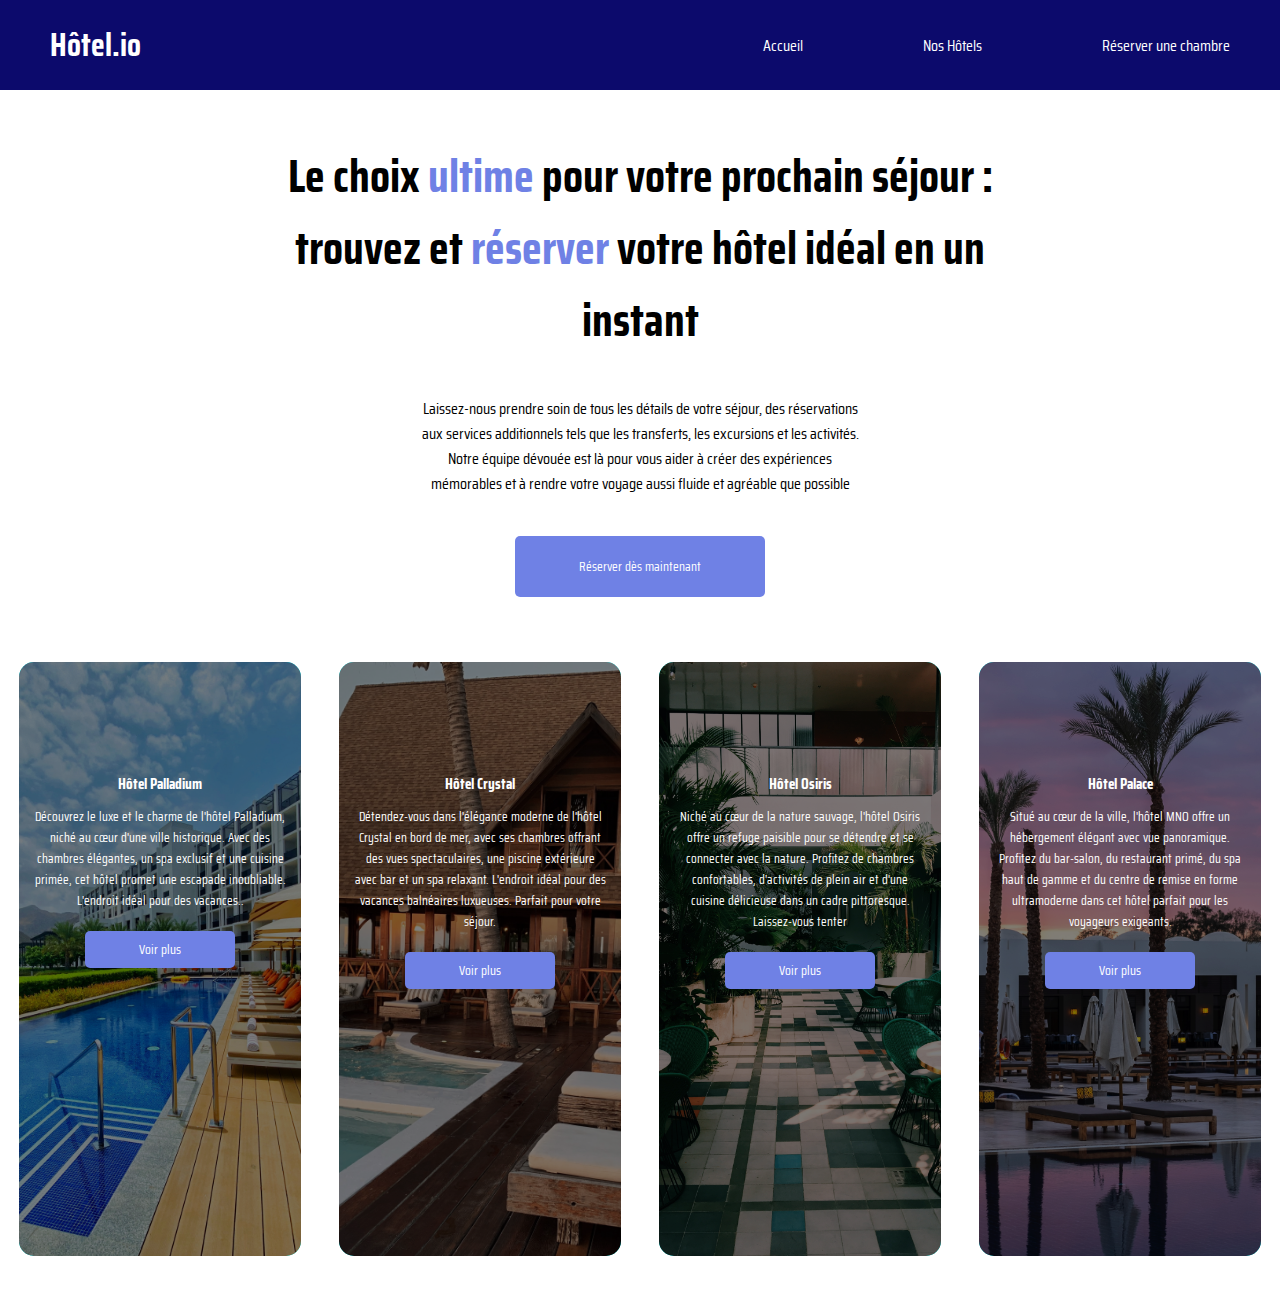
<file: hotel/index.html>
<!DOCTYPE html>
<html lang="fr">
<head>
    <meta charset="UTF-8">
    <meta name="viewport" content="width=device-width, initial-scale=1.0">
    <title>Hôtel.io / Accueil</title>
    <link rel="stylesheet" href="style.css">
</head>
<body>
    <header>
        <h1>Hôtel.io</h1>
        <nav>
            <ul>
                <li><a href="index.html">Accueil</a></li>
                <li><a href="../html/hotels.html">Nos Hôtels</a></li>
                <li><a href="../html/reservation.html">Réserver une chambre</a></li>
            </ul>
        </nav>
    </header>
    <main>
        <article>
            <section>
                <h2>Le choix <span>ultime</span> pour votre prochain séjour : trouvez et <span>réserver</span> votre hôtel idéal en un instant</h2>
                <p>Laissez-nous prendre soin de tous les détails de votre séjour, des réservations aux services additionnels tels que les transferts, les excursions et les activités. Notre équipe dévouée est là pour vous aider à créer des expériences mémorables et à rendre votre voyage aussi fluide et agréable que possible</p>
                <button class="btn-reservation"><a href="html/reservation.html">Réserver dès maintenant</a></button>
            </section>


            <section>
                <ul>
                    <li>
                        <div class="card">
                            <img class="image-cover" src="images/palladium.jpg" alt="">
                            <div class="card-text-hover-effect">
                                <h3>Hôtel Palladium</h3>
                                <p>Découvrez le luxe et le charme de l'hôtel Palladium, niché au cœur d'une ville historique. Avec des chambres élégantes, un spa exclusif et une cuisine primée, cet hôtel promet une escapade inoubliable. L'endroit idéal pour des vacances..</p>
                                <button class="btn"><a href="html/hotels.html">Voir plus</a></button>
                            </div>
                        </div>
                    </li>
                    <li>
                        <div class="card">
                            <img class="image-cover" src="images/crystal.jpg" alt="">
                            <div class="card-text-hover-effect">
                                <h3>Hôtel Crystal</h3>
                                <p>Détendez-vous dans l'élégance moderne de l'hôtel Crystal en bord de mer, avec ses chambres offrant des vues spectaculaires, une piscine extérieure avec bar et un spa relaxant. L'endroit idéal pour des vacances balnéaires luxueuses. Parfait pour votre séjour.</p>
                                <button class="btn"><a href="html/hotels.html">Voir plus</a></button>
                            </div>
                        </div>
                    </li>
                    <li>
                        <div class="card">
                            <img class="image-cover" src="images/osiris.jpg" alt="">
                            <div class="card-text-hover-effect">
                                <h3>Hôtel Osiris</h3>
                                <p>Niché au cœur de la nature sauvage, l'hôtel Osiris offre un refuge paisible pour se détendre et se connecter avec la nature. Profitez de chambres confortables, d'activités de plein air et d'une cuisine délicieuse dans un cadre pittoresque. Laissez-vous tenter</p>
                                <button class="btn"><a href="html/hotels.html">Voir plus</a></button>
                            </div>
                        </div>
                    </li>
                    <li>
                        <div class="card">
                            <img class="image-cover" src="images/palace.jpg" alt="">
                            <div class="card-text-hover-effect">
                                <h3>Hôtel Palace</h3>
                                <p>Situé au cœur de la ville, l'hôtel MNO offre un hébergement élégant avec vue panoramique. Profitez du bar-salon, du restaurant primé, du spa haut de gamme et du centre de remise en forme ultramoderne dans cet hôtel parfait pour les voyageurs exigeants.</p>
                                <button class="btn"><a href="html/hotels.html">Voir plus</a></button>
                            </div>
                        </div>
                    </li>
                </ul>
            </section>
        </article>
    </main>
</body>
</html>
</file>
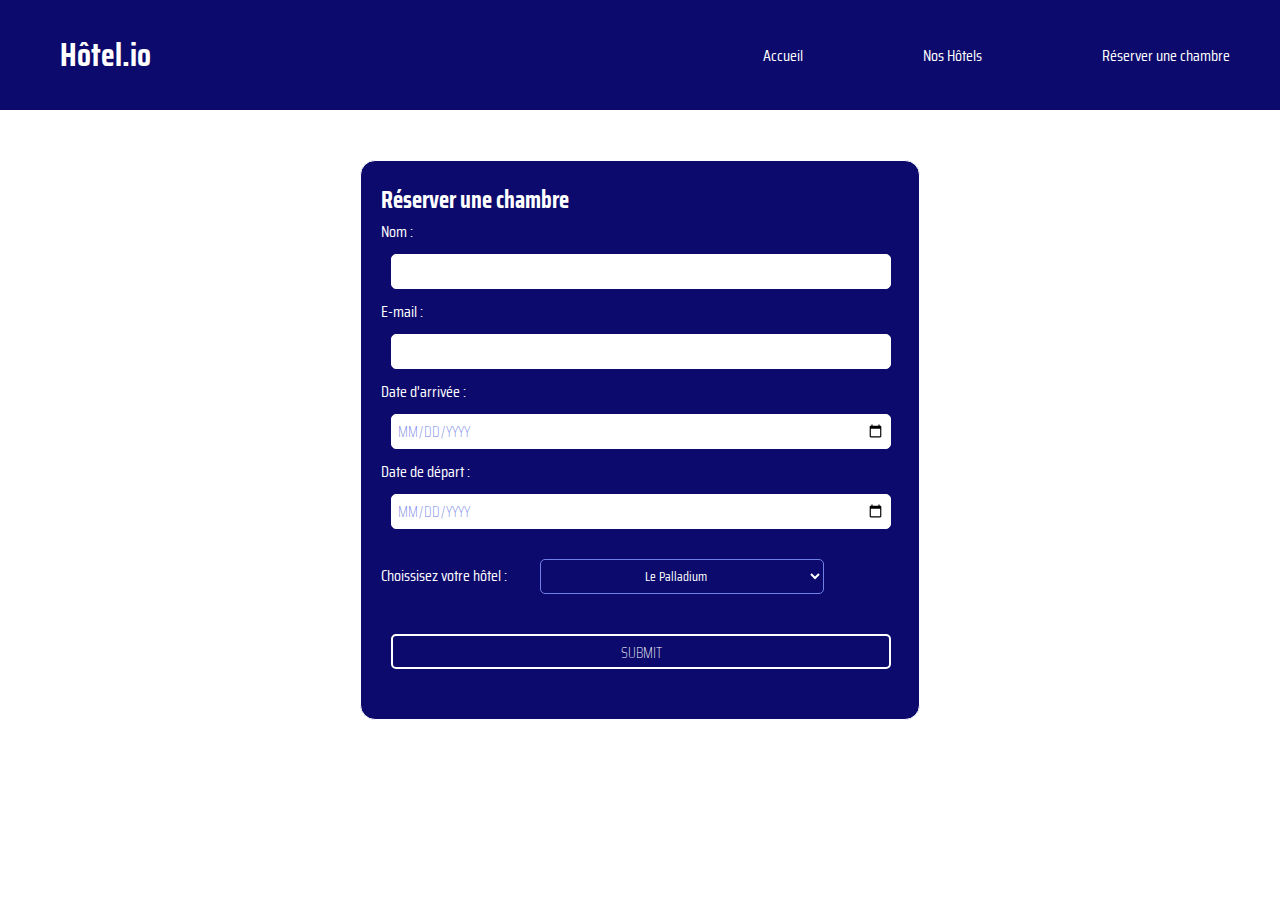
<file: hotel/html/reservation.html>
<!DOCTYPE html>
<html lang="en">
<head>
    <meta charset="UTF-8">
    <meta name="viewport" content="width=device-width, initial-scale=1.0">
    <title>Hôtel.io / Réservation</title>
    <link rel="stylesheet" href="../css/reservation.css">
</head>
<body>
    <header>
        <h1>Hôtel.io</h1>
        <nav>
            <ul>
                <li><a href="../index.html">Accueil</a></li>
                <li><a href="../html/hotels.html">Nos Hôtels</a></li>
                <li><a href="../html/reservation.html">Réserver une chambre</a></li>
            </ul>
        </nav>
    </header>
    <main>
        <div class="container">
            <h2>Réserver une chambre</h2>
            <form action="../php/index.php" method="GET">
                <label class="align-left" for="nom">Nom :</label>
                <input type="text" id="nom" name="nom">
       
                <label class="align-left" for="email">E-mail :</label>
                <input type="email" id="email" name="email">


                <label class="align-left" for="date-deb">Date d'arrivée :</label>
                <input type="date" id="date-deb" name="date-deb">


                <label class="align-left" for="date-fin">Date de départ :</label>
                <input type="date" id="date-fin" name="date-fin">
                <div id="margin">
                    <label id="select-label" class="align-left" for="hotel">Choissisez votre hôtel :</label>
                <select id="hotel" name="hotel">
                   <option value="Le Palladium">Le Palladium</option>
                   <option value="L'Osiris">L'Osiris</option>
                   <option value="Le Palace">Le Palace</option>
                   <option value="Le Crystal">Le Crystal</option>
                </select>
                </div>


                <button><input type="submit" id="envoyer" name="submit"></button>
            </form>
   
        </div>
    </main>
</body>
</html>
</file>
<file: hotel/style.css>
@import url('https://fonts.googleapis.com/css2?family=Saira+Condensed:wght@400;600;700&display=swap');
*{
    font-family: 'Saira Condensed', sans-serif;
    margin: 0;
    padding: 0;
    box-sizing: border-box;
}

/* header */
body{
    margin-bottom: 50px;
}
header{
    padding: 20px 50px;
    background-color: #0C0A6C;
    color: white;
    display: flex;
    justify-content:space-between;
    align-items: center;
}
nav ul{
    display: flex;
}
nav li{
    margin-left: 120px;
    list-style: none;
}
nav a{
    text-decoration: none;
    color: white;
}
/* main */
main{
    text-align: center;
    margin-top: 50px;
}
h2{
    margin: 40px auto;
    font-size: 46px;
    width: 60%;
}
section > p{
    margin: 40px auto;
    width: 35%;
}
.btn-reservation{
    border: none;
    border-radius: 5px;
    background-color: #6F81E5;
    padding: 20px;
    width: 250px;
}
main button a{
    color: white;
    text-decoration: none;
}
span{
    color: #6F81E5;
}




/* css des cartes */
section ul{
    margin-top: 50px;
    display: flex;
    justify-content: space-around;
   
}
section li{
    list-style: none;
}
.card{
    width: 22vw;
    height: 66vh;
    background-color: aqua;
    border-radius: 15px;
    text-align: center;
    position: relative;
}
.card .image-cover{
    position: absolute;
    top: 0;
    left: 0;
    border-radius: 15px;
    width: 100%;
    height: 100%;
    object-fit: cover;
    filter: brightness(0.5);
}
.card-text-hover-effect{
    position: relative;
    top: 110px;
    color: white;
    margin: 15px;
    font-size: 13px
}
.card-text-hover-effect h3{
    margin-bottom: 10px;
}
.card-text-hover-effect .btn{
    border: none;
    border-radius: 5px;
    background-color: #6F81E5;
    margin-top: 20px;
    padding: 8px;
    width: 150px;
}
.card-text-hover-effect a{
    text-decoration: none;
    color: white;
}
.btn-reservation:hover{
    background-color: #0C0A6C;
}
.btn:hover{
    background-color: #0C0A6C;
}
a:hover{
    color: #6F81E5;
}
</file>
<file: hotel/css/reservation.css>
@import url('https://fonts.googleapis.com/css2?family=Saira+Condensed:wght@400;600;700&display=swap');
*{
    font-family: 'Saira Condensed', sans-serif;
    margin: 0;
    padding: 0;
    box-sizing: border-box;
}
/* header */
body{
    margin-bottom: 50px;
}
header{
    padding: 20px 50px;
    background-color: #0C0A6C;
    color: white;
    display: flex;
    justify-content:space-between;
    align-items: center;
}
header>nav>ul{
    display: flex;
}
nav>ul>li{
    margin-left: 120px;
    list-style: none;
}
nav>ul>li>a{
    text-decoration: none;
    color: white;
}
/* formulaire */
.container{
    background-color: #0C0A6C;
    border-radius: 15px;
    padding: 20px;
    border: 1px solid white;
    margin: 50px auto;
    width: 560px;
    height: auto;
    color: white;
   
}
h1{
    padding: 10px;
    text-align: center;
}
.align-left{
    text-align: left;
}
input{
    font-size: 15px;
    font-weight: 100;
    font-family: 'Saira Condensed', sans-serif;
    text-transform: uppercase;
    padding: 5px;
    color:#6F81E5;
    border: 1px solid white;
    border-radius: 5px;
    height: 35px;
    width: 500px;
    margin: 10px 10px;  
}
#select-label{
    margin-right: 30px;
}
#margin{
    margin: 20px 0 10px 0;
}
select{
    padding: 5px 100px;
    border: 1px solid #6F81E5;
    background-color: #0C0A6C;
    color: white;
    font-family: 'Saira Condensed', sans-serif;
    border-radius: 5px;
}


#envoyer{
    color: #ffffff;
    border: 2px solid white;
    background-color: #0C0A6C;
}
button{
    font-family: 'Saira Condensed', sans-serif;
    border: none;
    margin: 20px 0;
    background-color: #0C0A6C;
}
#envoyer:hover{
    transition: 0.5s;
    background-color: #6F81E5;
    color: white;
    border: 2px solid rgb(255, 255, 255);
}
.btn-reservation:hover{
    background-color: #0C0A6C;
}
.btn:hover{
    background-color: #0C0A6C;
}
a:hover{
    color: #6F81E5;
}
</file>
